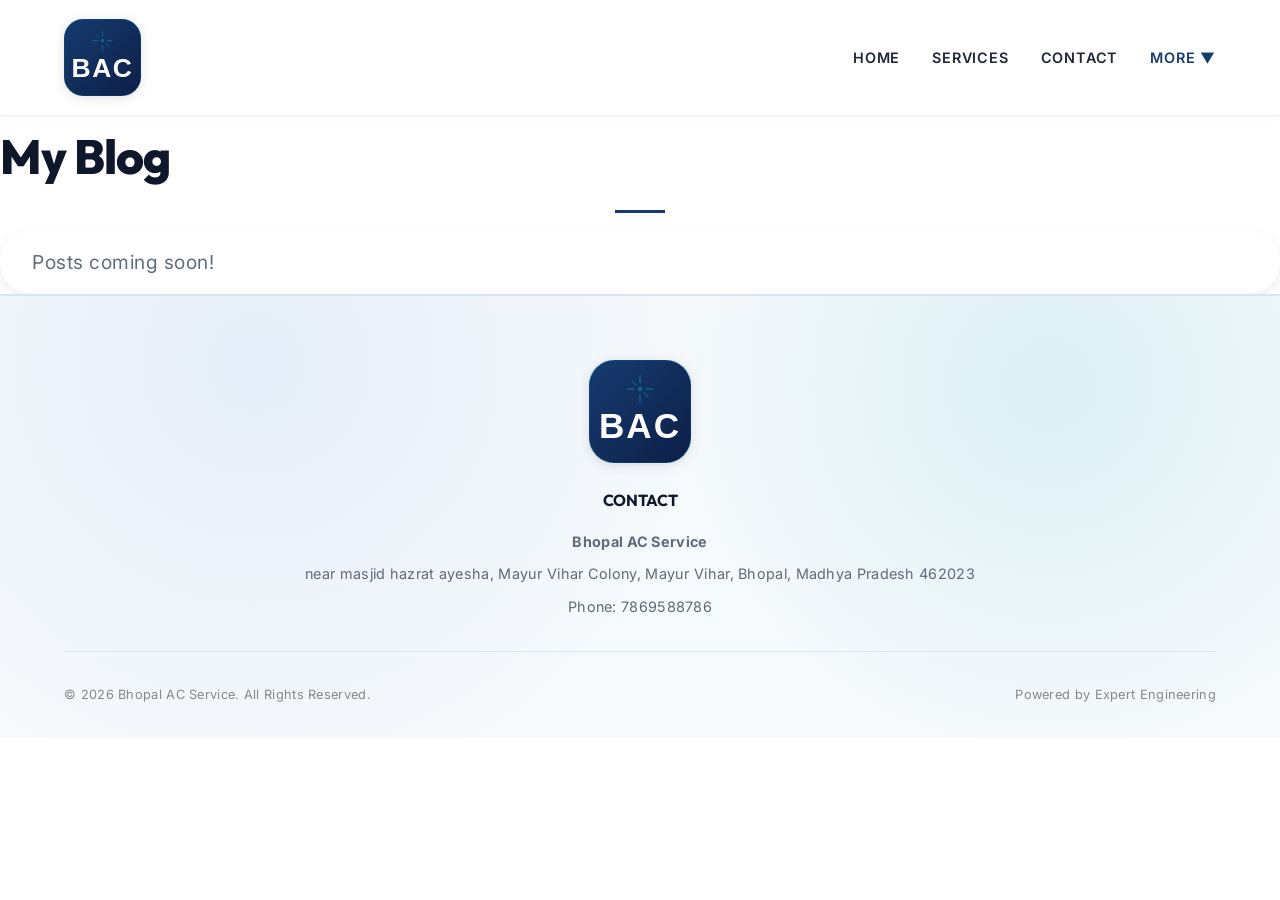
<file: blog.html>
<!DOCTYPE html>
<html lang="en">
<head>
    <meta charset="UTF-8">
    <meta name="viewport" content="width=device-width, initial-scale=1.0">
    <title>My Blog | Bhopal AC Service</title>
    <meta name="description" content="AC service tips and industry insights from Bhopal AC Service.">
    <!-- Open Graph Meta Tags -->
    <meta property="og:type" content="website">
    <meta property="og:title" content="Blog | Bhopal AC Service">
    <meta property="og:description" content="AC service tips and expert insights">
    <meta property="og:url" content="https://bhopalacservice.com/blog.html">
    <meta property="og:image" content="https://bhopalacservice.com/images/logo.svg">
    <meta property="og:image:alt" content="Bhopal AC Service Logo">
    
    <link rel="preconnect" href="https://fonts.googleapis.com">
    <link rel="preconnect" href="https://fonts.gstatic.com" crossorigin>
    <link href="https://fonts.googleapis.com/css2?family=Inter:wght@400;500;600;700&family=Outfit:wght@400;600;700;800&display=swap" rel="stylesheet">
    <link rel="icon" type="image/svg+xml" href="images/logo.svg">
    
    <link rel="stylesheet" href="style.css">
    
    <!-- Schema.org Organization Data -->
    <script type="application/ld+json">
    {
      "@context": "https://schema.org",
      "@type": "Organization",
      "name": "Bhopal AC Service",
      "url": "https://bhopalacservice.com/",
      "logo": "https://bhopalacservice.com/images/logo.svg"
    }
    </script>
</head>
<body>

    <!-- Navigation -->
    <nav class="navbar">
        <div class="logo-container">
            <a href="index.html" class="logo" aria-label="Bhopal AC Service Home">
                <img src="images/logo.svg" alt="Bhopal AC Service logo" class="logo-image" loading="eager" decoding="async">
            </a>
        </div>
        
        <div class="mobile-toggle">☰</div>
        
        <ul class="nav-links">
            <li><a href="index.html">Home</a></li>
            <li><a href="services.html">Services</a></li>
            <li><a href="contact.html">Contact</a></li>
            <li>
                <a href="#" class="dropdown-toggle" style="color: var(--primary)">More ▼</a>
                <div class="dropdown-content">
                    <a href="blog.html" style="color: var(--primary)">Blog</a>
                    <a href="products.html">Products</a>
                </div>
            </li>
        </ul>
    </nav>

    <!-- Minimal Page Content -->
    <section class="minimal-page">
        <h1 class="minimal-title">My Blog</h1>
        <div class="minimal-subtitle">Posts coming soon!</div>
    </section>

    <!-- Footer -->
    <footer class="footer">
        <div class="footer-content">
            <div class="logo-container">
                <div class="logo">
                    <img src="images/logo.svg" alt="Bhopal AC Service logo" class="logo-image" loading="lazy" decoding="async">
                </div>
            </div>
            <div class="footer-info">
                <h4 style="margin-bottom: 1rem; color: var(--secondary);">CONTACT</h4>
                <p><strong>Bhopal AC Service</strong></p>
                <p>near masjid hazrat ayesha, Mayur Vihar Colony, Mayur Vihar, Bhopal, Madhya Pradesh 462023</p>
                <p>Phone: <a href="tel:7869588786">7869588786</a></p>
            </div>
        </div>
        <div class="footer-bottom">
            <p>&copy; 2026 Bhopal AC Service. All Rights Reserved.</p>
            <p>Powered by Expert Engineering</p>
        </div>
    </footer>

    <script src="script.js" defer></script>
</body>
</html>
</file>
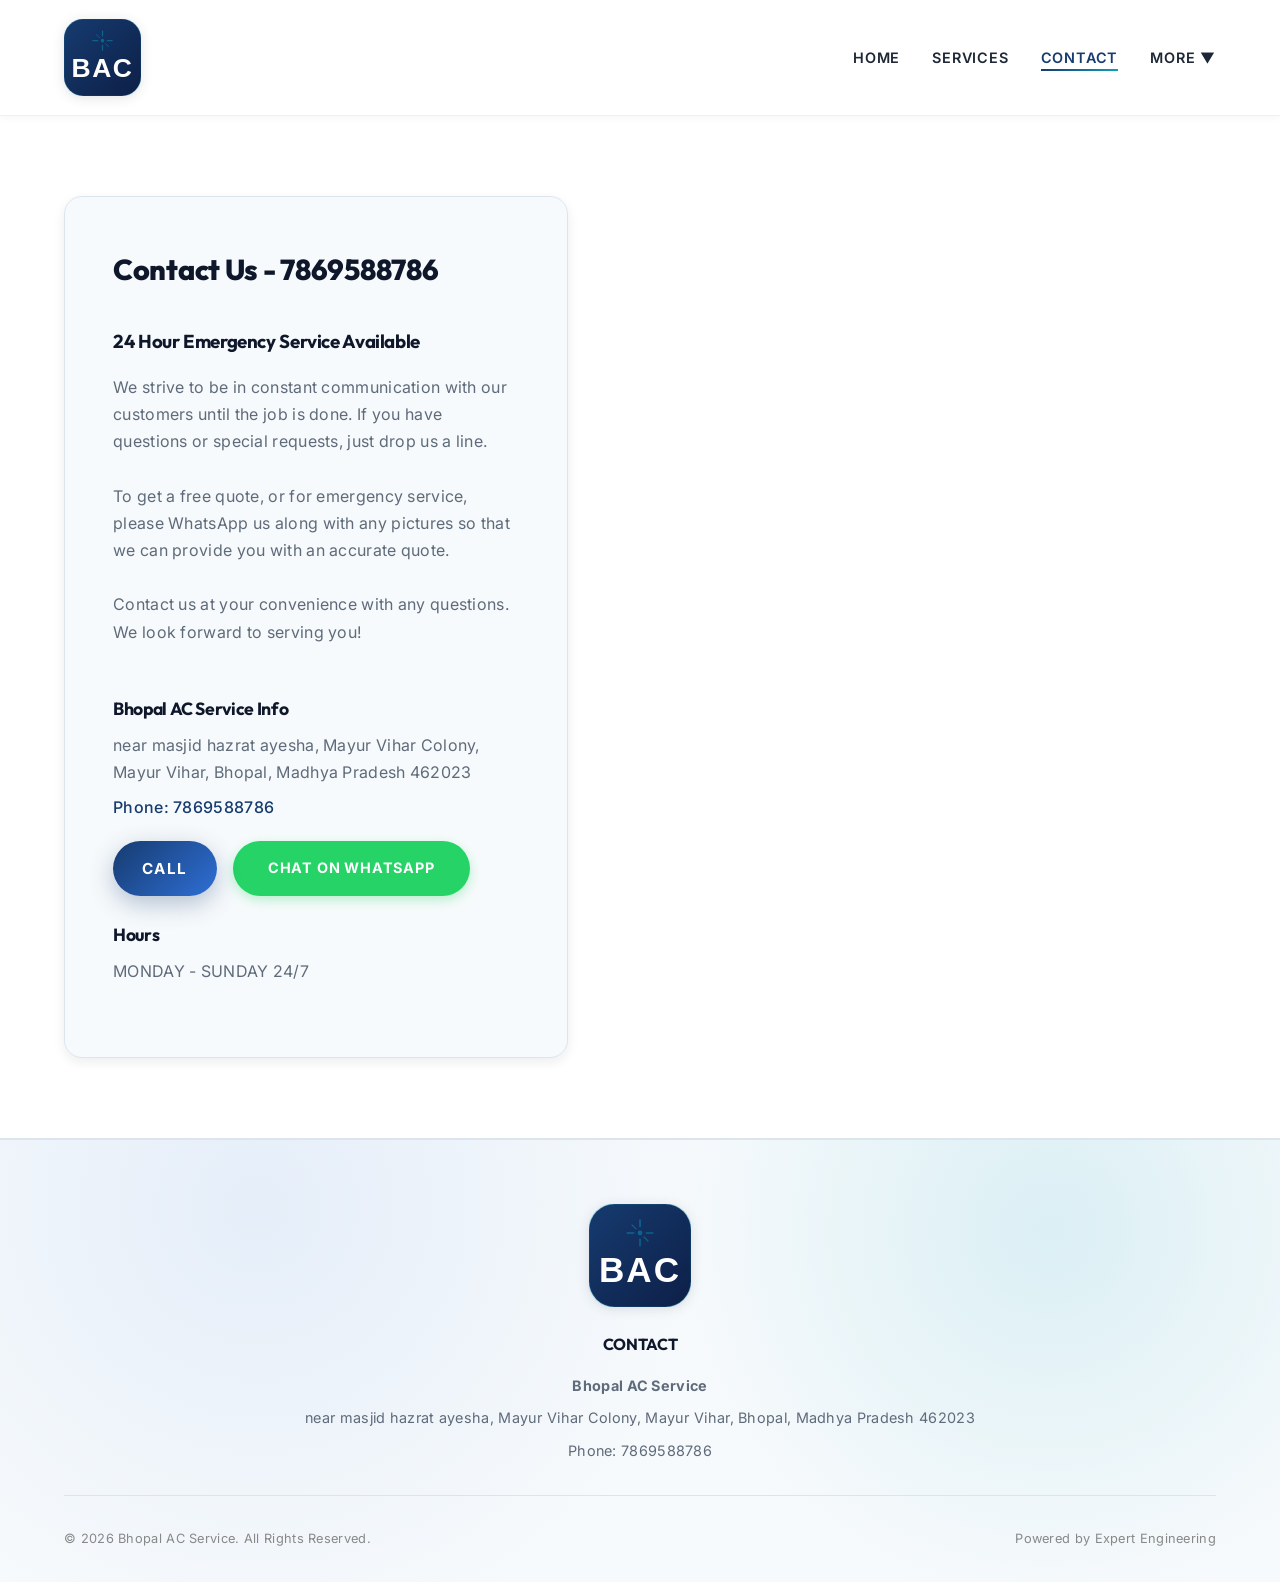
<file: contact.html>
<!DOCTYPE html>
<html lang="en">
<head>
    <meta charset="UTF-8">
    <meta name="viewport" content="width=device-width, initial-scale=1.0">
    <title>Contact Us | Bhopal AC Service</title>
    <meta name="description" content="Contact Bhopal AC Service for 24-hour emergency AC service in Bhopal. WhatsApp or call us anytime.">
    <!-- Open Graph Meta Tags for Search & Social Sharing -->
    <meta property="og:type" content="website">
    <meta property="og:title" content="Contact Us | Bhopal AC Service">
    <meta property="og:description" content="24-hour emergency AC service. Call or WhatsApp us for immediate assistance in Bhopal.">
    <meta property="og:url" content="https://bhopalacservice.com/contact.html">
    <meta property="og:image" content="https://bhopalacservice.com/images/logo.svg">
    <meta property="og:image:alt" content="Bhopal AC Service Logo">
    <meta name="twitter:card" content="summary_large_image">
    <meta name="twitter:title" content="Contact Bhopal AC Service">
    <meta name="twitter:description" content="Emergency AC repair and service contact">
    <meta name="twitter:image" content="https://bhopalacservice.com/images/logo.svg">
    <!-- Google Fonts -->
    <link rel="preconnect" href="https://fonts.gstatic.com" crossorigin>
    <link href="https://fonts.googleapis.com/css2?family=Inter:wght@400;500;600;700&family=Outfit:wght@400;600;700;800&display=swap" rel="stylesheet">
    <link rel="icon" type="image/svg+xml" href="images/logo.svg">
    
    <link rel="stylesheet" href="style.css">
    
    <!-- Schema.org LocalBusiness Structured Data -->
    <script type="application/ld+json">
    {
      "@context": "https://schema.org",
      "@type": "LocalBusiness",
      "name": "Bhopal AC Service",
      "url": "https://bhopalacservice.com/",
      "logo": "https://bhopalacservice.com/images/logo.svg",
      "telephone": "+917869588786",
      "address": {
        "@type": "PostalAddress",
        "streetAddress": "near masjid hazrat ayesha, Mayur Vihar Colony, Mayur Vihar",
        "addressLocality": "Bhopal",
        "addressRegion": "Madhya Pradesh",
        "postalCode": "462023",
        "addressCountry": "IN"
      },
      "areaServed": "Bhopal",
      "openingHoursSpecification": {
        "@type": "OpeningHoursSpecification",
        "dayOfWeek": ["Monday", "Tuesday", "Wednesday", "Thursday", "Friday", "Saturday", "Sunday"],
        "opens": "00:00",
        "closes": "23:59"
      }
    }
    </script>
</head>
<body>

    <!-- Navigation -->
    <nav class="navbar">
        <div class="logo-container">
            <a href="index.html" class="logo" aria-label="Bhopal AC Service Home">
                <img src="images/logo.svg" alt="Bhopal AC Service logo" class="logo-image" loading="eager" decoding="async">
            </a>
        </div>
        
        <div class="mobile-toggle">☰</div>
        
        <ul class="nav-links">
            <li><a href="index.html">Home</a></li>
            <li><a href="services.html">Services</a></li>
            <li><a href="contact.html" class="active">Contact</a></li>
            <li>
                <a href="#" class="dropdown-toggle">More ▼</a>
                <div class="dropdown-content">
                    <a href="blog.html">Blog</a>
                    <a href="products.html">Products</a>
                </div>
            </li>
        </ul>
    </nav>

    <!-- Contact Section -->
    <section class="section">
        <div class="contact-layout">
            <div class="contact-info">
                <h1 class="contact-title">Contact Us - <a href="tel:7869588786">7869588786</a></h1>
                
                <h3 style="margin-top: 2rem; color: var(--secondary); margin-bottom: 1rem;">24 Hour Emergency Service Available</h3>
                <p style="color: var(--text-muted); margin-bottom: 2rem;">
                    We strive to be in constant communication with our customers until the job is done. If you have questions or special requests, just drop us a line.<br><br>
                    To get a free quote, or for emergency service, please WhatsApp us along with any pictures so that we can provide you with an accurate quote.<br><br>
                    Contact us at your convenience with any questions. We look forward to serving you!
                </p>

                <div class="contact-detail" style="margin-top: 3rem;">
                    <h4>Bhopal AC Service Info</h4>
                    <p>near masjid hazrat ayesha, Mayur Vihar Colony, Mayur Vihar, Bhopal, Madhya Pradesh 462023</p>
                    <p style="margin-top: 0.5rem; font-weight: 500; color: var(--primary);">Phone: <a href="tel:7869588786">7869588786</a></p>

                    <div style="display:flex; gap:1rem; margin-top:1.25rem; align-items:center; flex-wrap:wrap;">
                        <a href="tel:7869588786" class="btn btn-primary" aria-label="Call Bhopal AC Service">Call</a>
                        <a href="https://api.whatsapp.com/send?phone=917869588786&text=hey%20i%20want%20to%20fix%20my%20ac&type=phone_number&app_absent=0" class="btn-whatsapp" target="_blank" rel="noopener noreferrer" aria-label="Chat on WhatsApp">Chat on WhatsApp</a>
                    </div>
                </div>

                <div class="contact-detail">
                    <h4>Hours</h4>
                    <p>MONDAY - SUNDAY 24/7</p>
                </div>
            </div>
            <iframe src="https://www.google.com/maps/embed?pb=!1m18!1m12!1m3!1d942.2362357721526!2d77.42738370611029!3d23.262814900755806!2m3!1f0!2f0!3f0!3m2!1i1024!2i768!4f13.1!3m3!1m2!1s0x397c43851b75da0f%3A0x8ae438b4ab60d036!2sBhopal%20AC%20Service!5e1!3m2!1sen!2sin!4v1777832464140!5m2!1sen!2sin" width="600" height="450" style="border:0;" allowfullscreen="" loading="lazy" referrerpolicy="no-referrer-when-downgrade"></iframe>
        </div>
    </section>

    <!-- Footer -->
    <footer class="footer">
        <div class="footer-content">
            <div class="logo-container">
                <div class="logo">
                    <img src="images/logo.svg" alt="Bhopal AC Service logo" class="logo-image" loading="lazy" decoding="async">
                </div>
            </div>
            <div class="footer-info">
                <h4 style="margin-bottom: 1rem; color: var(--secondary);">CONTACT</h4>
                <p><strong>Bhopal AC Service</strong></p>
                    <p>near masjid hazrat ayesha, Mayur Vihar Colony, Mayur Vihar, Bhopal, Madhya Pradesh 462023</p>
                    <p>Phone: <a href="tel:7869588786">7869588786</a></p>
            </div>
        </div>
        <div class="footer-bottom">
            <p>&copy; 2026 Bhopal AC Service. All Rights Reserved.</p>
            <p>Powered by Expert Engineering</p>
        </div>
    </footer>

    <script src="script.js" defer></script>
</body>
</html>
</file>
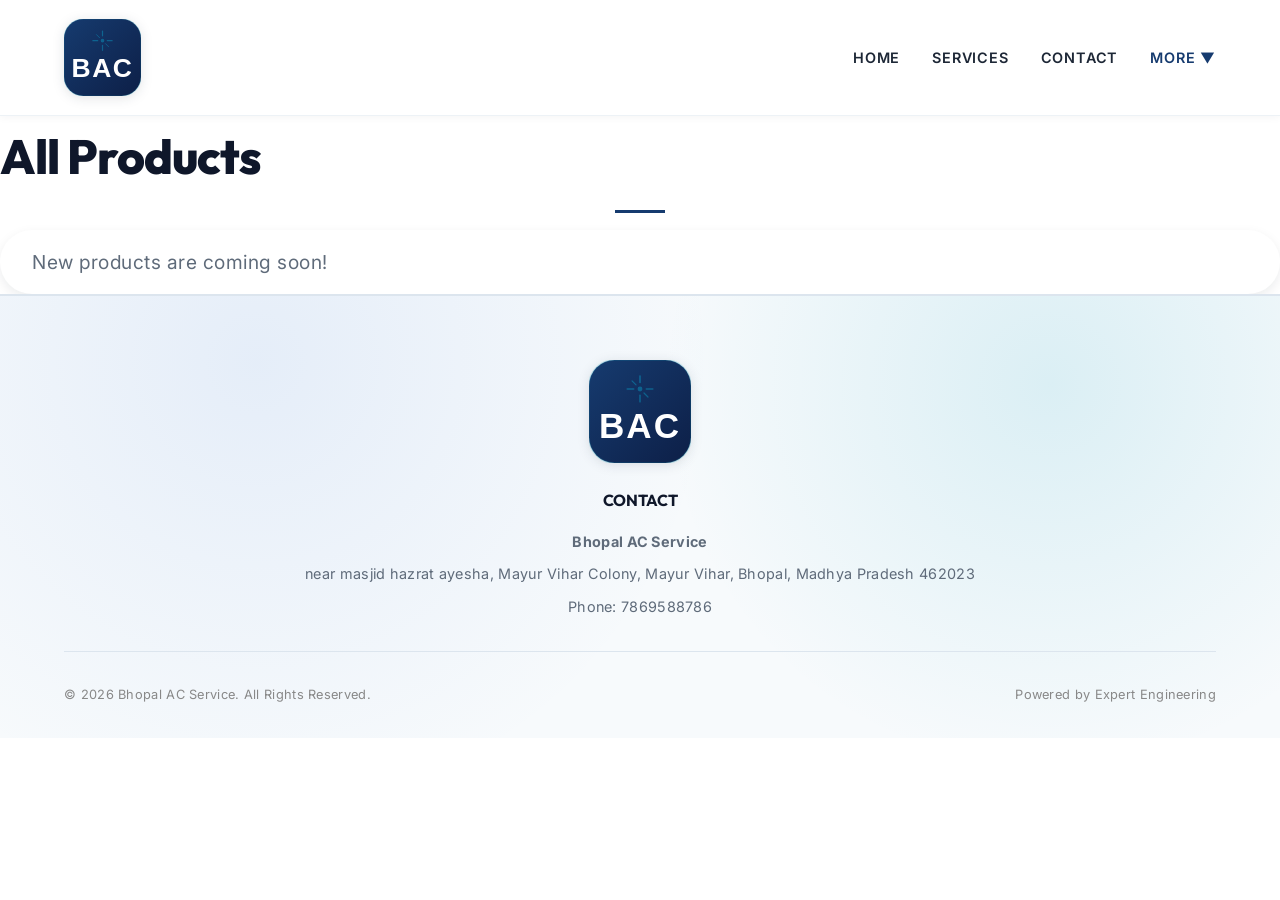
<file: products.html>
<!DOCTYPE html>
<html lang="en">
<head>
    <meta charset="UTF-8">
    <meta name="viewport" content="width=device-width, initial-scale=1.0">
    <title>All Products | Bhopal AC Service</title>
    <meta name="description" content="AC products and supplies from Bhopal AC Service. Coming soon.">
    <!-- Open Graph Meta Tags -->
    <meta property="og:type" content="website">
    <meta property="og:title" content="Products | Bhopal AC Service">
    <meta property="og:description" content="Quality AC products and supplies">
    <meta property="og:url" content="https://bhopalacservice.com/products.html">
    <meta property="og:image" content="https://bhopalacservice.com/images/logo.svg">
    <meta property="og:image:alt" content="Bhopal AC Service Logo">
    
    <link rel="preconnect" href="https://fonts.googleapis.com">
    <link rel="preconnect" href="https://fonts.gstatic.com" crossorigin>
    <link href="https://fonts.googleapis.com/css2?family=Inter:wght@400;500;600;700&family=Outfit:wght@400;600;700;800&display=swap" rel="stylesheet">
    <link rel="icon" type="image/svg+xml" href="images/logo.svg">
    
    <link rel="stylesheet" href="style.css">
    
    <!-- Schema.org Organization Data -->
    <script type="application/ld+json">
    {
      "@context": "https://schema.org",
      "@type": "Organization",
      "name": "Bhopal AC Service",
      "url": "https://bhopalacservice.com/",
      "logo": "https://bhopalacservice.com/images/logo.svg"
    }
    </script>
</head>
<body>

    <!-- Navigation -->
    <nav class="navbar">
        <div class="logo-container">
            <a href="index.html" class="logo" aria-label="Bhopal AC Service Home">
                <img src="images/logo.svg" alt="Bhopal AC Service logo" class="logo-image" loading="eager" decoding="async">
            </a>
        </div>
        
        <div class="mobile-toggle">☰</div>
        
        <ul class="nav-links">
            <li><a href="index.html">Home</a></li>
            <li><a href="services.html">Services</a></li>
            <li><a href="contact.html">Contact</a></li>
            <li>
                <a href="#" class="dropdown-toggle" style="color: var(--primary)">More ▼</a>
                <div class="dropdown-content">
                    <a href="blog.html">Blog</a>
                    <a href="products.html" style="color: var(--primary)">Products</a>
                </div>
            </li>
        </ul>
    </nav>

    <!-- Minimal Page Content -->
    <section class="minimal-page">
        <h1 class="minimal-title">All Products</h1>
        <div class="minimal-subtitle">New products are coming soon!</div>
    </section>

    <!-- Footer -->
    <footer class="footer">
        <div class="footer-content">
            <div class="logo-container">
                <div class="logo">
                    <img src="images/logo.svg" alt="Bhopal AC Service logo" class="logo-image" loading="lazy" decoding="async">
                </div>
            </div>
            <div class="footer-info">
                <h4 style="margin-bottom: 1rem; color: var(--secondary);">CONTACT</h4>
                <p><strong>Bhopal AC Service</strong></p>
                <p>near masjid hazrat ayesha, Mayur Vihar Colony, Mayur Vihar, Bhopal, Madhya Pradesh 462023</p>
                <p>Phone: <a href="tel:7869588786">7869588786</a></p>
            </div>
        </div>
        <div class="footer-bottom">
            <p>&copy; 2026 Bhopal AC Service. All Rights Reserved.</p>
            <p>Powered by Expert Engineering</p>
        </div>
    </footer>

    <script src="script.js" defer></script>
</body>
</html>
</file>
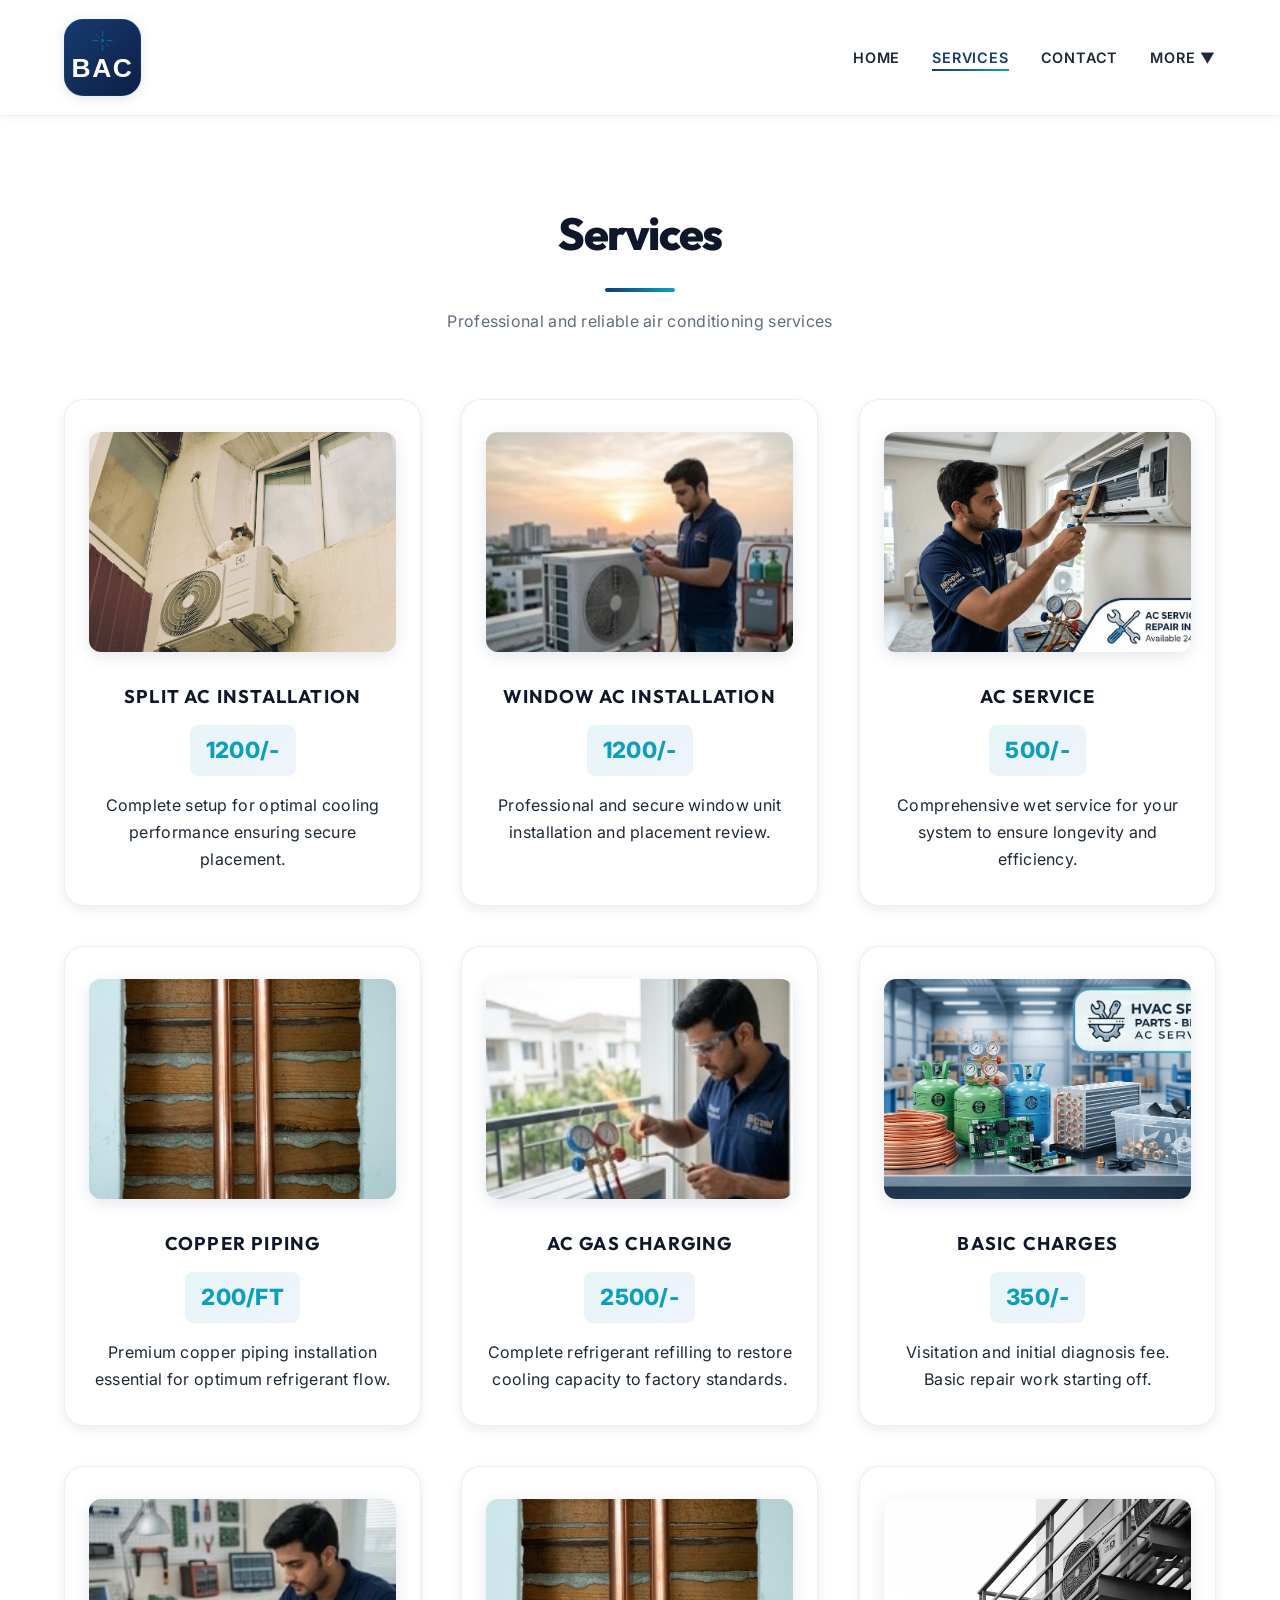
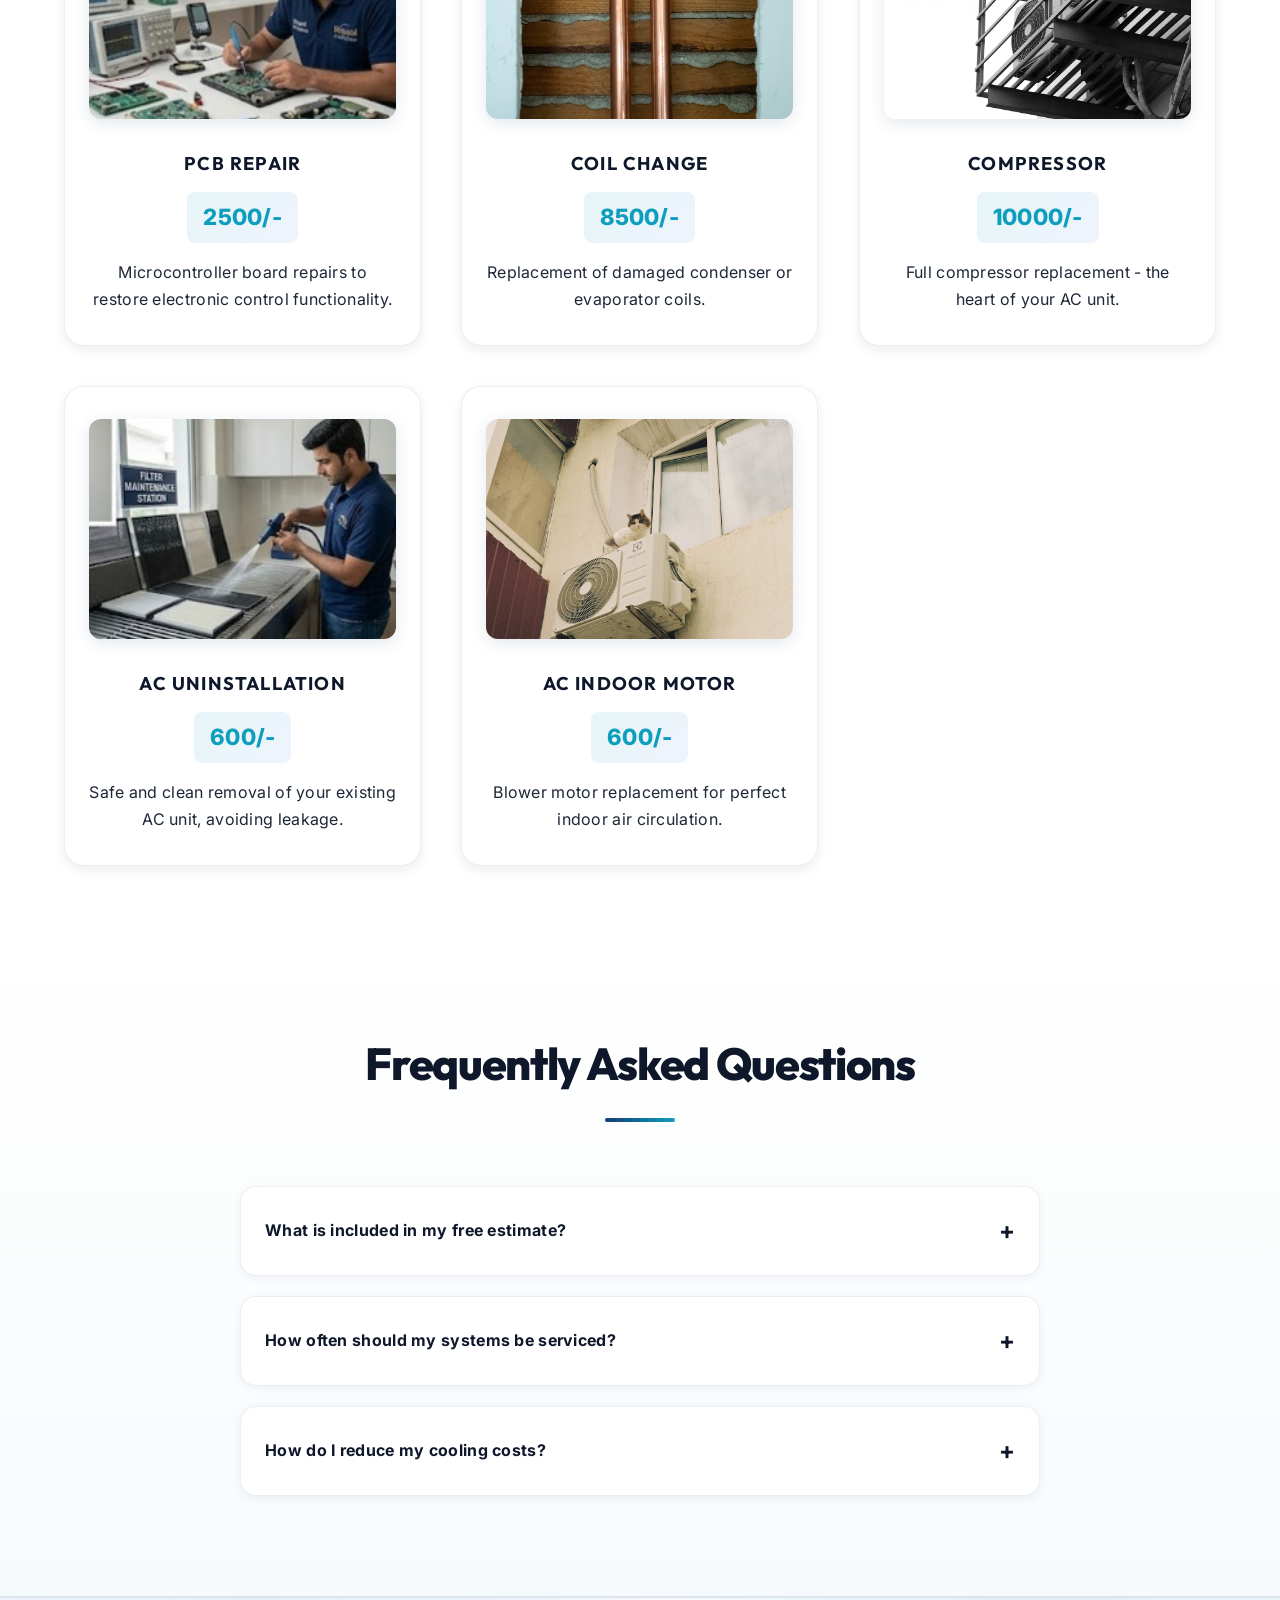
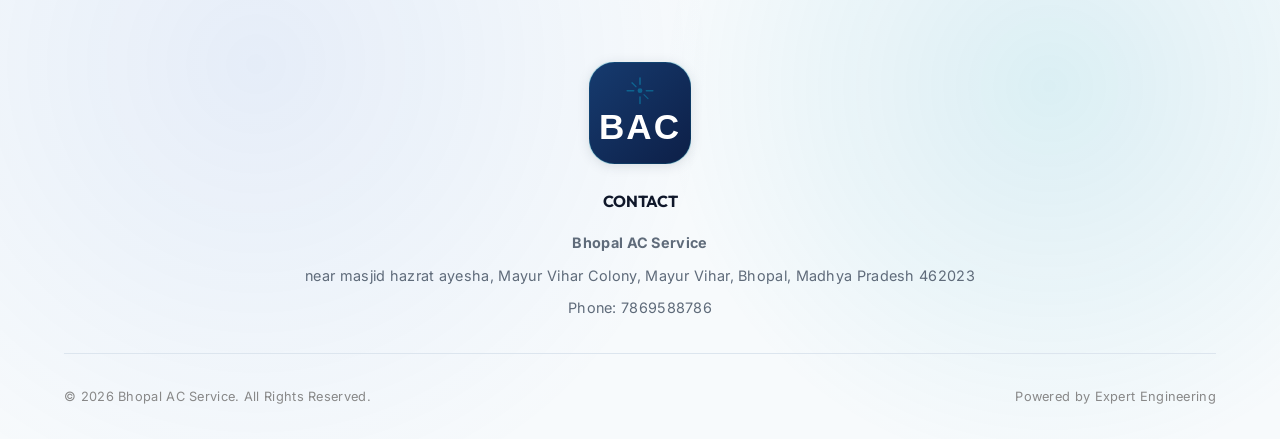
<file: services.html>
<!DOCTYPE html>
<html lang="en">
<head>
    <meta charset="UTF-8">
    <meta name="viewport" content="width=device-width, initial-scale=1.0">
    <title>Services | Bhopal AC Service</title>
    <meta name="description" content="Explore our comprehensive AC services including installation, repair, gas charging, PCB repair, and more. Transparent pricing starting at 350/-.">
    
    <!-- Google Fonts -->
    <link rel="preconnect" href="https://fonts.googleapis.com">
    <link rel="preconnect" href="https://fonts.gstatic.com" crossorigin>
    <link href="https://fonts.googleapis.com/css2?family=Inter:wght@400;500;600;700&family=Outfit:wght@400;600;700;800&display=swap" rel="stylesheet">
    <link rel="icon" type="image/svg+xml" href="images/logo.svg">
    
    <link rel="stylesheet" href="style.css">
    
    <!-- Schema.org Service Structured Data -->
    <script type="application/ld+json">
    {
      "@context": "https://schema.org",
      "@type": "LocalBusiness",
      "name": "Bhopal AC Service",
      "url": "https://bhopalacservice.com/",
      "logo": "https://bhopalacservice.com/images/logo.svg",
      "telephone": "+917869588786",
      "address": {
        "@type": "PostalAddress",
        "streetAddress": "near masjid hazrat ayesha, Mayur Vihar Colony, Mayur Vihar",
        "addressLocality": "Bhopal",
        "addressRegion": "Madhya Pradesh",
        "postalCode": "462023",
        "addressCountry": "IN"
      },
      "areaServed": "Bhopal"
    }
    </script>
</head>
<body>

    <!-- Navigation -->
    <nav class="navbar">
        <div class="logo-container">
            <a href="index.html" class="logo" aria-label="Bhopal AC Service Home">
                <img src="images/logo.svg" alt="Bhopal AC Service logo" class="logo-image" loading="eager" decoding="async">
            </a>
        </div>
        
        <div class="mobile-toggle">☰</div>
        
        <ul class="nav-links">
            <li><a href="index.html">Home</a></li>
            <li><a href="services.html" class="active">Services</a></li>
            <li><a href="contact.html">Contact</a></li>
            <li>
                <a href="#" class="dropdown-toggle">More ▼</a>
                <div class="dropdown-content">
                    <a href="blog.html">Blog</a>
                    <a href="products.html">Products</a>
                </div>
            </li>
        </ul>
    </nav>

    <!-- Page Header -->
    <section class="section">
        <div class="section-header">
            <h1 class="section-title">Services</h1>
            <p style="margin-top: 1rem; color: var(--text-muted);">Professional and reliable air conditioning services</p>
        </div>

        <!-- Services Grid -->
        <div class="services-grid">
            
            <div class="service-item">
                <div class="service-img-wrap">
                    <img src="images/spilitAc.png" alt="Split AC Installation" loading="lazy">
                </div>
                <h3 class="service-title">SPLIT AC INSTALLATION</h3>
                <span class="service-price">1200/-</span>
                <p class="service-desc">Complete setup for optimal cooling performance ensuring secure placement.</p>
            </div>

            <div class="service-item">
                <div class="service-img-wrap">
                    <img src="images/windowAC.png" alt="Window AC Installation" loading="lazy">
                </div>
                <h3 class="service-title">WINDOW AC INSTALLATION</h3>
                <span class="service-price">1200/-</span>
                <p class="service-desc">Professional and secure window unit installation and placement review.</p>
            </div>

            <div class="service-item">
                <div class="service-img-wrap">
                    <img src="images/repairPhoto.png" alt="AC Service" loading="lazy">
                </div>
                <h3 class="service-title">AC SERVICE</h3>
                <span class="service-price">500/-</span>
                <p class="service-desc">Comprehensive wet service for your system to ensure longevity and efficiency.</p>
            </div>

            <div class="service-item">
                <div class="service-img-wrap">
                    <img src="images/copperPiping.png" alt="Copper Piping" loading="lazy">
                </div>
                <h3 class="service-title">COPPER PIPING</h3>
                <span class="service-price">200/FT</span>
                <p class="service-desc">Premium copper piping installation essential for optimum refrigerant flow.</p>
            </div>

            <div class="service-item">
                <div class="service-img-wrap">
                    <img src="images/gasFilling.png" alt="AC Gas Charging" loading="lazy">
                </div>
                <h3 class="service-title">AC GAS CHARGING</h3>
                <span class="service-price">2500/-</span>
                <p class="service-desc">Complete refrigerant refilling to restore cooling capacity to factory standards.</p>
            </div>

            <div class="service-item">
                <div class="service-img-wrap">
                    <img src="images/hvacParts.png" alt="Basic Charges" loading="lazy">
                </div>
                <h3 class="service-title">BASIC CHARGES</h3>
                <span class="service-price">350/-</span>
                <p class="service-desc">Visitation and initial diagnosis fee. Basic repair work starting off.</p>
            </div>

            <div class="service-item">
                <div class="service-img-wrap">
                    <img src="images/pcb.png" alt="PCB Repair" loading="lazy">
                </div>
                <h3 class="service-title">PCB REPAIR</h3>
                <span class="service-price">2500/-</span>
                <p class="service-desc">Microcontroller board repairs to restore electronic control functionality.</p>
            </div>

            <div class="service-item">
                <div class="service-img-wrap">
                    <img src="images/copperPiping.png" alt="Coil Change" loading="lazy">
                </div>
                <h3 class="service-title">COIL CHANGE</h3>
                <span class="service-price">8500/-</span>
                <p class="service-desc">Replacement of damaged condenser or evaporator coils.</p>
            </div>

            <div class="service-item">
                <div class="service-img-wrap">
                    <img src="images/acShow.png" alt="Compressor" loading="lazy">
                </div>
                <h3 class="service-title">COMPRESSOR</h3>
                <span class="service-price">10000/-</span>
                <p class="service-desc">Full compressor replacement - the heart of your AC unit.</p>
            </div>

            <div class="service-item">
                <div class="service-img-wrap">
                    <img src="images/acCleaning.png" alt="AC Uninstallation" loading="lazy">
                </div>
                <h3 class="service-title">AC UNINSTALLATION</h3>
                <span class="service-price">600/-</span>
                <p class="service-desc">Safe and clean removal of your existing AC unit, avoiding leakage.</p>
            </div>

            <div class="service-item">
                <div class="service-img-wrap">
                    <img src="images/spilitAc.png" alt="AC Indoor Motor" loading="lazy">
                </div>
                <h3 class="service-title">AC INDOOR MOTOR</h3>
                <span class="service-price">600/-</span>
                <p class="service-desc">Blower motor replacement for perfect indoor air circulation.</p>
            </div>
            
        </div>
    </section>

    <!-- FAQ Section -->
    <section class="section faq-section">
        <div class="section-header">
            <h2 class="section-title">Frequently Asked Questions</h2>
        </div>
        <div class="faq-container">
            <div class="faq-item">
                <div class="faq-question">
                    What is included in my free estimate?
                    <span class="faq-icon">+</span>
                </div>
                <div class="faq-answer">
                    <p>Our completely free estimate includes a visit from our certified technician to audit your AC system, identify any issues or requirements, and provide you with a transparent quote outlining parts and labor needed with no hidden costs.</p>
                </div>
            </div>
            
            <div class="faq-item">
                <div class="faq-question">
                    How often should my systems be serviced?
                    <span class="faq-icon">+</span>
                </div>
                <div class="faq-answer">
                    <p>We recommend servicing your air conditioning system at least once a year. Regular maintenance ensures optimal performance, extends the lifespan of the equipment, and helps maintain high energy efficiency, particularly before the peak summer season.</p>
                </div>
            </div>
            
            <div class="faq-item">
                <div class="faq-question">
                    How do I reduce my cooling costs?
                    <span class="faq-icon">+</span>
                </div>
                <div class="faq-answer">
                    <p>Regular wet servicing, ensuring clean indoor and outdoor unit filters, checking refrigerant levels, and using programmable settings effectively can significantly lower your cooling costs over the season.</p>
                </div>
            </div>
        </div>
    </section>

    <!-- Footer -->
    <footer class="footer">
        <div class="footer-content">
            <div class="logo-container">
                <div class="logo">
                    <img src="images/logo.svg" alt="Bhopal AC Service logo" class="logo-image" loading="lazy" decoding="async">
                </div>
            </div>
            <div class="footer-info">
                <h4 style="margin-bottom: 1rem; color: var(--secondary);">CONTACT</h4>
                <p><strong>Bhopal AC Service</strong></p>
                <p>near masjid hazrat ayesha, Mayur Vihar Colony, Mayur Vihar, Bhopal, Madhya Pradesh 462023</p>
                <p>Phone: <a href="tel:7869588786">7869588786</a></p>
            </div>
        </div>
        <div class="footer-bottom">
            <p>&copy; 2026 Bhopal AC Service. All Rights Reserved.</p>
            <p>Powered by Expert Engineering</p>
        </div>
    </footer>

    <script src="script.js" defer></script>
    <script>
        // Specific script for FAQ toggles
        document.querySelectorAll('.faq-question').forEach(item => {
            item.addEventListener('click', () => {
                const parent = item.parentElement;
                
                // Optional: close other open items
                document.querySelectorAll('.faq-item').forEach(child => {
                    if(child !== parent) {
                        child.classList.remove('active');
                        child.querySelector('.faq-icon').textContent = '+';
                    }
                });
                
                parent.classList.toggle('active');
                if (parent.classList.contains('active')) {
                    item.querySelector('.faq-icon').textContent = '-';
                } else {
                    item.querySelector('.faq-icon').textContent = '+';
                }
            });
        });
    </script>
</body>
</html>
</file>
<file: style.css>
:root {
  --primary: #163b6f;
  --primary-hover: #0f2f5c;
  --primary-light: #2f6fd6;
  --accent: #0e9ebd;
  --accent-hover: #0a7f99;
  --secondary: #0f172a;
  --bg-color: #FFFFFF;
  --bg-alt: #f7fafc;
  --bg-light: #eef4f8;
  --text-main: #1d2736;
  --text-muted: #5f6b7a;
  --border-color: #dce5ee;
  --success: #10B981;
  --warning: #F59E0B;
  --font-heading: 'Outfit', sans-serif;
  --font-body: 'Inter', sans-serif;
  --shadow-sm: 0 4px 12px rgba(15, 23, 42, 0.08);
  --shadow-md: 0 12px 32px rgba(15, 23, 42, 0.12);
  --shadow-lg: 0 20px 48px rgba(15, 23, 42, 0.16);
  --shadow-xl: 0 28px 64px rgba(15, 23, 42, 0.18);
  --surface-glass: rgba(255, 255, 255, 0.14);
  --scroll-progress: 0%;
  --transition: all 0.3s ease;
  --transition-smooth: all 0.5s cubic-bezier(0.25, 0.46, 0.45, 0.94);
}

* {
  margin: 0;
  padding: 0;
  box-sizing: border-box;
}

/* Reduce repaints and reflows */
html {
  scroll-behavior: smooth;
}

body {
  font-family: var(--font-body);
  color: var(--text-main);
  background-color: var(--bg-color);
  line-height: 1.7;
  letter-spacing: 0.3px;
  text-rendering: optimizeLegibility;
  -webkit-font-smoothing: antialiased;
  overflow-x: hidden;
  opacity: 0;
  transform: translateY(6px);
  transition: opacity 0.4s ease, transform 0.4s ease;
}

body.page-ready {
  opacity: 1;
  transform: translateY(0);
}

body.page-exit {
  opacity: 0;
  transform: translateY(8px);
}

body::before {
  content: '';
  position: fixed;
  top: 0;
  left: 0;
  width: var(--scroll-progress);
  height: 3px;
  background: linear-gradient(90deg, var(--accent), var(--primary-light), var(--primary));
  z-index: 1200;
  transition: width 0.08s linear;
}

h1, h2, h3, h4, h5, h6, .logo-text {
  font-family: var(--font-heading);
  color: var(--secondary);
  letter-spacing: -0.02em;
  font-weight: 700;
}

a {
  text-decoration: none;
  color: inherit;
  transition: var(--transition);
}

ul {
  list-style: none;
}

/* Optimize image rendering */
img {
  max-width: 100%;
  height: auto;
  display: block;
  image-rendering: -webkit-optimize-contrast;
}

/* Navbar */
.navbar {
  position: sticky;
  top: 0;
  display: flex;
  justify-content: space-between;
  align-items: center;
  padding: 1.2rem 5%;
  background: rgba(255, 255, 255, 0.95);
  backdrop-filter: blur(16px);
  z-index: 1000;
  box-shadow: 0 2px 8px rgba(15, 23, 42, 0.04);
  transition: var(--transition-smooth);
  border-bottom: 1px solid rgba(220, 229, 238, 0.5);
}

.navbar.scrolled {
  box-shadow: var(--shadow-md);
  padding-top: 0.78rem;
  padding-bottom: 0.78rem;
}

.navbar:hover {
  box-shadow: var(--shadow-md);
}

.logo-container {
  display: flex;
  align-items: center;
}

.logo {
  display: inline-flex;
  justify-content: center;
  align-items: center;
  transition: var(--transition-smooth);
  line-height: 0;
}

.logo:hover {
  transform: translateY(-2px);
}

.logo-image {
  width: clamp(70px, 6vw, 95px);
  height: auto;
  display: block;
  filter: drop-shadow(0 2px 6px rgba(15, 23, 42, 0.12));
}

.footer .logo-image {
  width: clamp(80px, 8vw, 110px);
}

.nav-links {
  display: flex;
  gap: 2rem;
  align-items: center;
}

.nav-links li {
  position: relative;
}

.nav-links a {
  font-size: 0.9rem;
  font-weight: 600;
  text-transform: uppercase;
  letter-spacing: 0.8px;
  position: relative;
  transition: var(--transition-smooth);
}

.nav-links a::after {
  content: '';
  position: absolute;
  bottom: -5px;
  left: 0;
  width: 0;
  height: 2px;
  background: linear-gradient(90deg, var(--primary), var(--accent));
  transition: width 0.32s ease;
}

.nav-links a:hover::after,
.nav-links a.active::after {
  width: 100%;
}

.nav-links a:hover,
.nav-links a.active {
  color: var(--primary);
}

/* Dropdown */
.dropdown-content {
  display: none;
  position: absolute;
  top: 100%;
  left: 50%;
  transform: translateX(-50%);
  background: rgba(255, 255, 255, 0.98);
  min-width: 150px;
  box-shadow: var(--shadow-md);
  border-radius: 8px;
  padding: 0.5rem 0;
  z-index: 10;
  opacity: 0;
  transform: translateY(10px) translateX(-50%);
  transition: opacity 0.3s ease, transform 0.3s ease;
}

.dropdown-content.show {
  display: block;
  opacity: 1;
  transform: translateY(0) translateX(-50%);
}

.dropdown-content a {
  display: block;
  padding: 0.7rem 1.2rem;
  text-transform: capitalize;
  font-size: 0.9rem;
  font-weight: 400;
}

.dropdown-content a:hover {
  background-color: var(--bg-alt);
  color: var(--primary);
}

/* Mobile Nav Toggle */
.mobile-toggle {
  display: none;
  font-size: 1.5rem;
  cursor: pointer;
  color: var(--secondary);
}

/* Hero Section */
.hero {
  position: relative;
  height: 85vh;
  min-height: 600px;
  /* Background image moved to an <img> for better LCP prioritization */
  display: flex;
  flex-direction: column;
  justify-content: center;
  align-items: center;
  text-align: center;
  color: rgba(255, 255, 255, 0.95);
  overflow: hidden;
}

.hero-bg {
  position: absolute;
  inset: 0;
  width: 100%;
  height: 100%;
  object-fit: cover;
  object-position: center;
  z-index: 0;
  transform-origin: center;
  filter: contrast(0.95) saturate(0.95) brightness(0.95);
  transform: scale(1.03);
  animation: kenBurns 18s ease-in-out infinite alternate;
}

.hero::before {
  content: '';
  position: absolute;
  top: 0;
  left: 0;
  right: 0;
  bottom: 0;
  background:
    radial-gradient(circle at top, rgba(14, 158, 189, 0.25), transparent 34%),
    linear-gradient(to bottom, rgba(7, 14, 25, 0.18) 0%, rgba(7, 14, 25, 0.5) 100%);
  animation: gradientFloat 9s ease-in-out infinite;
}

.hero::after {
  content: '';
  position: absolute;
  inset: auto 0 0;
  height: 180px;
  background: linear-gradient(to top, rgba(255, 255, 255, 0.09), transparent);
}

.hero-content {
  position: relative;
  z-index: 1;
  max-width: 800px;
  padding: 0 2rem;
  animation: fadeInUp 0.75s ease-out;
}

.hero-content > * {
  animation-fill-mode: both;
}

.hero-content .btn-primary {
  animation: fadeInUp 0.7s ease-out 0.25s;
}

.hero-highlights {
  margin-top: 1.4rem;
  display: flex;
  justify-content: center;
  gap: 0.7rem;
  flex-wrap: wrap;
}

.hero-highlights span {
  font-size: 0.76rem;
  letter-spacing: 0.8px;
  text-transform: uppercase;
  font-weight: 600;
  color: rgba(255, 255, 255, 0.92);
  border: 1px solid rgba(255, 255, 255, 0.36);
  background: var(--surface-glass);
  backdrop-filter: blur(4px);
  padding: 0.42rem 0.75rem;
  border-radius: 999px;
  animation: fadeInUp 0.6s ease-out;
}

.hero-highlights span:nth-child(2) {
  animation-delay: 0.08s;
}

.hero-highlights span:nth-child(3) {
  animation-delay: 0.16s;
}

.hero-tagline {
  font-family: var(--font-heading);
  font-size: 1.2rem;
  font-weight: 600;
  letter-spacing: 3px;
  margin-bottom: 1rem;
  text-transform: uppercase;
  color: rgba(255,255,255,0.9);
  animation: fadeInDown 0.65s ease-out 0.12s both;
}

.hero-title {
  font-size: clamp(3rem, 7vw, 4.8rem);
  font-weight: 800;
  line-height: 1.1;
  margin-bottom: 2rem;
  text-shadow: 2px 4px 8px rgba(0,0,0,0.3);
  color: white;
  animation: slideInUp 0.75s ease-out 0.18s both;
  letter-spacing: -0.02em;
}

.hero-content p {
  max-width: 42rem;
  margin-left: auto;
  margin-right: auto;
  color: rgba(255, 255, 255, 0.88);
}

.btn {
  display: inline-flex;
  align-items: center;
  justify-content: center;
  padding: 1rem 2.5rem;
  border-radius: 50px;
  font-weight: 700;
  text-transform: uppercase;
  letter-spacing: 1.5px;
  transition: transform 0.2s ease, box-shadow 0.25s ease, background-color 0.25s ease, color 0.25s ease;
  border: none;
  cursor: pointer;
  position: relative;
  overflow: hidden;
  font-size: 0.95rem;
  gap: 0.6rem;
}

.btn::before {
  content: '';
  position: absolute;
  top: 0;
  left: -100%;
  width: 100%;
  height: 100%;
  background: rgba(255,255,255,0.2);
  transition: left 0.5s ease;
  z-index: 0;
}

.btn:hover::before {
  left: 100%;
}

.btn-primary {
  background: linear-gradient(135deg, var(--primary), var(--primary-light));
  color: #fff;
  box-shadow: 0 8px 24px rgba(22, 59, 111, 0.3);
  position: relative;
}

.btn-primary:hover {
  background: linear-gradient(135deg, var(--primary-hover), var(--primary));
  transform: translateY(-4px);
  box-shadow: 0 12px 32px rgba(22, 59, 111, 0.4);
}

.btn-primary:active {
  transform: translateY(-2px);
  box-shadow: 0 6px 16px rgba(22, 59, 111, 0.3);
}

.btn-secondary {
  background: transparent;
  color: #fff;
  border: 2px solid #fff;
}

.btn-secondary:hover {
  background: rgba(255,255,255,0.15);
  transform: translateY(-3px);
  border-color: #fff;
}

/* Sections */
.section {
  padding: 5rem 5%;
}

.section-header {
  text-align: center;
  margin-bottom: 4rem;
}

.section-title {
  font-size: clamp(2rem, 5vw, 2.8rem);
  color: var(--secondary);
  position: relative;
  display: inline-block;
  padding-bottom: 1.2rem;
  letter-spacing: -0.03em;
  font-weight: 800;
}

.section-title::after {
  content: '';
  position: absolute;
  bottom: 0;
  left: 50%;
  transform: translateX(-50%) scaleX(0);
  width: 70px;
  height: 4px;
  background: linear-gradient(90deg, var(--primary), var(--accent));
  border-radius: 2px;
  animation: scaleInHorizontal 0.6s ease-out 0.2s forwards;
}

/* About Us Section (Home) */
.about-grid {
  display: grid;
  grid-template-columns: repeat(auto-fit, minmax(300px, 1fr));
  gap: 2rem;
  max-width: 1200px;
  margin: 0 auto;
}

.about-card {
  background: #fff;
  border-radius: 20px;
  overflow: hidden;
  box-shadow: var(--shadow-md);
  transition: var(--transition-smooth);
  height: 100%;
  display: flex;
  flex-direction: column;
  border: 1px solid rgba(220, 229, 238, 0.6);
  will-change: transform;
  contain: layout style paint;
  isolation: isolate;
  position: relative;
}

.about-card:hover {
  transform: translateY(-12px);
  box-shadow: var(--shadow-lg);
  border-color: var(--accent);
}

.about-card::after {
  content: '';
  position: absolute;
  inset: 0;
  background: linear-gradient(120deg, transparent 20%, rgba(255, 255, 255, 0.35) 48%, transparent 70%);
  transform: translateX(-140%);
  transition: transform 0.65s ease;
  pointer-events: none;
  z-index: 1;
}

.about-card:hover::after {
  transform: translateX(140%);
}

.about-card img {
  width: 100%;
  height: 250px;
  object-fit: cover;
  transition: transform 0.45s ease;
}

.about-card:hover img {
  transform: scale(1.05);
}

.about-card-content {
  padding: 2.2rem;
  flex-grow: 1;
  display: flex;
  flex-direction: column;
}

.about-card-content::before {
  content: '';
  width: 50px;
  height: 5px;
  border-radius: 999px;
  background: linear-gradient(90deg, var(--accent), var(--primary-light));
  margin-bottom: 1.2rem;
}

.about-card h3 {
  font-size: 1.3rem;
  margin-bottom: 1rem;
  font-weight: 700;
  letter-spacing: -0.01em;
}

.about-card p {
  color: var(--text-muted);
  font-size: 0.95rem;
  flex-grow: 1;
  margin-bottom: 1.5rem;
}

.more-link {
  color: var(--primary);
  font-weight: 600;
  font-size: 0.9rem;
  text-transform: uppercase;
  letter-spacing: 1px;
  align-self: flex-start;
  position: relative;
  display: inline-flex;
  align-items: center;
  gap: 0.5rem;
  transition: var(--transition-smooth);
}

.more-link::after {
  content: '→';
  position: absolute;
  right: -20px;
  opacity: 0;
  transition: var(--transition-smooth);
}

.more-link:hover {
  color: var(--primary-hover);
}

.more-link:hover::after {
  right: -25px;
  opacity: 1;
}

/* Services Grid (Services Page) */
.services-grid {
  display: grid;
  grid-template-columns: repeat(auto-fit, minmax(280px, 1fr));
  gap: 2.5rem;
  max-width: 1200px;
  margin: 0 auto;
}

.service-item {
  text-align: center;
  transition: var(--transition-smooth);
  background: #fff;
  border-radius: 20px;
  padding: 2rem 1.5rem;
  box-shadow: var(--shadow-sm);
  border: 1px solid rgba(220, 229, 238, 0.6);
  will-change: transform;
  contain: layout style paint;
  isolation: isolate;
  position: relative;
}

.service-item:hover {
  transform: translateY(-8px);
  box-shadow: var(--shadow-md);
  border-color: var(--accent);
}

.service-item::after {
  content: '';
  position: absolute;
  inset: 0;
  background: linear-gradient(120deg, transparent 24%, rgba(255, 255, 255, 0.28) 49%, transparent 74%);
  transform: translateX(-150%);
  transition: transform 0.65s ease;
  pointer-events: none;
  z-index: 1;
}

.service-item:hover::after {
  transform: translateX(150%);
}

.service-img-wrap {
  overflow: hidden;
  border-radius: 12px;
  margin-bottom: 1.8rem;
  height: 220px;
  box-shadow: 0 4px 16px rgba(22, 59, 111, 0.12);
}

.service-img-wrap img {
  width: 100%;
  height: 100%;
  object-fit: cover;
  transition: transform 0.5s ease;
}

.service-item:hover .service-img-wrap img {
  transform: scale(1.1);
}

.service-title {
  font-size: 1.15rem;
  margin-bottom: 0.8rem;
  text-transform: uppercase;
  letter-spacing: 1.2px;
  font-weight: 700;
  color: var(--secondary);
}

.service-price {
  color: var(--accent);
  font-weight: 800;
  font-size: 1.4rem;
  display: inline-block;
  padding: 0.4rem 1rem;
  background: linear-gradient(135deg, rgba(14, 158, 189, 0.1), rgba(47, 111, 214, 0.08));
  border-radius: 8px;
  margin-bottom: 1rem;
}
  font-size: 1.2rem;
  margin-bottom: 1rem;
  display: block;
}

.service-desc {
  font-size: 0.9rem;
  color: var(--text-muted);
}

/* FAQ Section */
.faq-section {
  background-color: var(--bg-alt);
}

.reviews-section {
  background: linear-gradient(180deg, var(--bg-alt) 0%, #ffffff 100%);
}

.reviews-intro {
  margin-top: 1rem;
  color: var(--text-muted);
}

.testimonial-slider {
  max-width: 820px;
  margin: 0 auto;
  position: relative;
  border: 1px solid var(--border-color);
  border-radius: 22px;
  background: #ffffff;
  box-shadow: var(--shadow-md);
  padding: 2rem 2.2rem 1.5rem;
  overflow: hidden;
}

.testimonial-card {
  display: none;
  opacity: 0;
  transform: translateY(10px);
}

.testimonial-card.active {
  display: block;
  animation: fadeInUp 0.45s ease forwards;
}

.testimonial-text {
  font-size: 1.12rem;
  color: var(--text-main);
  margin-bottom: 1.8rem;
  line-height: 1.9;
  font-weight: 400;
}

.testimonial-meta {
  display: flex;
  justify-content: space-between;
  align-items: center;
  gap: 0.8rem;
}

.testimonial-name {
  font-weight: 700;
  color: var(--secondary);
  font-size: 1.05rem;
}

.testimonial-rating {
  color: #f5b301;
  letter-spacing: 1px;
  font-size: 1rem;
}

.testimonial-controls {
  margin-top: 1.2rem;
  display: flex;
  align-items: center;
  justify-content: space-between;
}

.testimonial-nav {
  width: 38px;
  height: 38px;
  border-radius: 50%;
  border: 1px solid var(--border-color);
  background: #ffffff;
  color: var(--secondary);
  font-size: 1.5rem;
  line-height: 1;
  cursor: pointer;
  transition: var(--transition);
}

.testimonial-nav:hover {
  background: var(--primary);
  color: #ffffff;
  border-color: var(--primary);
}

.testimonial-dots {
  display: flex;
  gap: 0.45rem;
  align-items: center;
}

.testimonial-dots .dot {
  width: 10px;
  height: 10px;
  border-radius: 50%;
  border: none;
  background: #cad7e5;
  cursor: pointer;
  transition: transform 0.2s ease, background-color 0.2s ease;
}

.testimonial-dots .dot.active {
  background: var(--primary);
  transform: scale(1.15);
}

.faq-container {
  max-width: 800px;
  margin: 0 auto;
}

.faq-item {
  margin-bottom: 1.2rem;
  background: #fff;
  border-radius: 16px;
  box-shadow: 0 2px 8px rgba(15, 23, 42, 0.06);
  overflow: hidden;
  transition: var(--transition-smooth);
  border: 1px solid rgba(220, 229, 238, 0.6);
}

.faq-item:hover {
  box-shadow: var(--shadow-md);
  border-color: var(--accent);
}

.faq-question {
  padding: 1.5rem;
  display: flex;
  justify-content: space-between;
  align-items: center;
  cursor: pointer;
  font-weight: 700;
  color: var(--secondary);
  transition: var(--transition-smooth);
  letter-spacing: 0.3px;
}

.faq-question:hover {
  color: var(--primary);
}

.faq-icon {
  font-size: 1.5rem;
  transition: transform 0.3s ease;
}

.faq-item.active .faq-icon {
  transform: rotate(45deg);
}

.faq-answer {
  max-height: 0;
  overflow: hidden;
  transition: max-height 0.4s ease, padding 0.4s ease;
  padding: 0 1.5rem;
  color: var(--text-muted);
}

.faq-item.active .faq-answer {
  max-height: 500px; /* arbitrary large value */
  padding: 0 1.5rem 1.5rem;
}

/* Contact Page */
.contact-layout {
  display: flex;
  flex-direction: column;
  gap: 3rem;
  max-width: 1200px;
  margin: 0 auto;
}

@media (min-width: 900px) {
  .contact-layout {
    flex-direction: row;
    align-items: stretch;
  }
}

.contact-info {
  flex: 1;
  padding: 3rem;
  background: var(--bg-alt);
  border-radius: 18px;
  box-shadow: var(--shadow-sm);
  animation: fadeInLeft 0.8s ease-out;
  border: 1px solid var(--border-color);
}

.contact-title {
  font-size: 1.8rem;
  margin-bottom: 1rem;
  font-weight: 800;
  letter-spacing: -0.01em;
}

.contact-phone {
  display: inline-block;
  font-size: 1.5rem;
  color: var(--primary);
  font-weight: 800;
  margin-bottom: 2rem;
  border-bottom: 3px solid var(--primary);
  padding-bottom: 0.5rem;
  transition: var(--transition-smooth);
  cursor: pointer;
  letter-spacing: 0.5px;
}

.contact-phone:hover {
  transform: translateY(-2px);
  color: var(--primary-hover);
  border-bottom-color: var(--primary-hover);
}

.contact-detail {
  margin-bottom: 1.5rem;
}

.contact-detail h4 {
  font-size: 1.1rem;
  margin-bottom: 0.5rem;
  color: var(--secondary);
  font-weight: 700;
}

.contact-detail p {
  color: var(--text-muted);
}

/* Button Container for Contact Section */
.contact-info > div[style*="display: flex"] {
  flex-wrap: wrap;
  align-items: center;
}

.contact-info .btn {
  min-width: auto;
  padding: 0.9rem 1.8rem;
}

/* Icon styling in buttons */
.btn svg {
  flex-shrink: 0;
  width: 20px;
  height: 20px;
}

.btn-whatsapp {
  background-color: #25D366;
  color: white;
  display: inline-flex;
  align-items: center;
  justify-content: center;
  gap: 0.6rem;
  padding: 0.95rem 2.2rem;
  border-radius: 50px;
  font-weight: 700;
  text-transform: uppercase;
  letter-spacing: 0.8px;
  transition: var(--transition-smooth);
  box-shadow: 0 4px 12px rgba(37, 211, 102, 0.3);
  font-size: 0.9rem;
  border: none;
  cursor: pointer;
}

.btn-whatsapp:hover {
  background-color: #128C7E;
  color: white;
  transform: translateY(-3px);
  box-shadow: 0 6px 18px rgba(37, 211, 102, 0.5);
}

.btn-whatsapp:active {
  transform: translateY(-1px);
}

/* Stack buttons on mobile */
@media (max-width: 768px) {
  .btn-whatsapp {
    width: 100%;
    max-width: none;
    margin: 0.5rem auto !important;
  }
}
.minimal-title {
  font-size: 3rem;
  margin-bottom: 1rem;
  position: relative;
  font-weight: 800;
  letter-spacing: -0.02em;
  animation: slideInUp 0.8s ease-out;
}

.minimal-title::after {
  content: '';
  position: absolute;
  bottom: -15px;
  left: 50%;
  transform: translateX(-50%) scaleX(0);
  width: 50px;
  height: 3px;
  background-color: var(--primary);
  animation: scaleInHorizontal 0.8s ease-out 0.3s forwards;
}

.minimal-subtitle {
  font-size: 1.2rem;
  color: var(--text-muted);
  background: #fff;
  padding: 1rem 2rem;
  border-radius: 50px;
  box-shadow: var(--shadow-sm);
  margin-top: 2rem;
  animation: fadeInUp 0.8s ease-out 0.2s both;
  letter-spacing: 0.5px;
}

/* Footer */
.footer {
  background:
    radial-gradient(circle at 20% 15%, rgba(47, 111, 214, 0.09), transparent 42%),
    radial-gradient(circle at 82% 20%, rgba(14, 158, 189, 0.12), transparent 35%),
    var(--bg-alt);
  padding: 4rem 5% 2rem;
  text-align: center;
  border-top: 2px solid var(--border-color);
}

.footer-content {
  margin-bottom: 2rem;
}

.footer .logo-container {
  justify-content: center;
  margin-bottom: 1.5rem;
}

.footer-info p {
  color: var(--text-muted);
  font-size: 0.9rem;
  margin-bottom: 0.5rem;
}

.footer-bottom {
  display: flex;
  justify-content: space-between;
  align-items: center;
  flex-wrap: wrap;
  gap: 1rem;
  padding-top: 2rem;
  border-top: 1px solid var(--border-color);
  color: #888;
  font-size: 0.8rem;
}

/* Animations */
@keyframes fadeInUp {
  from {
    opacity: 0;
    transform: translateY(30px);
  }
  to {
    opacity: 1;
    transform: translateY(0);
  }
}

@keyframes fadeInDown {
  from {
    opacity: 0;
    transform: translateY(-20px);
  }
  to {
    opacity: 1;
    transform: translateY(0);
  }
}

@keyframes fadeInLeft {
  from {
    opacity: 0;
    transform: translateX(-30px);
  }
  to {
    opacity: 1;
    transform: translateX(0);
  }
}

@keyframes fadeInRight {
  from {
    opacity: 0;
    transform: translateX(30px);
  }
  to {
    opacity: 1;
    transform: translateX(0);
  }
}

@keyframes slideInUp {
  from {
    opacity: 0;
    transform: translateY(50px);
  }
  to {
    opacity: 1;
    transform: translateY(0);
  }
}

@keyframes slideDown {
  from {
    transform: translateY(-100%);
  }
  to {
    transform: translateY(0);
  }
}

@keyframes scaleInHorizontal {
  from {
    transform: translateX(-50%) scaleX(0);
  }
  to {
    transform: translateX(-50%) scaleX(1);
  }
}

@keyframes pulse {
  0%, 100% {
    opacity: 1;
  }
  50% {
    opacity: 0.5;
  }
}

@keyframes glow {
  0%, 100% {
    box-shadow: 0 4px 15px rgba(0, 136, 204, 0.4);
  }
  50% {
    box-shadow: 0 6px 25px rgba(0, 136, 204, 0.7);
  }
}

@keyframes bounce {
  0%, 100% {
    transform: translateY(0);
  }
  50% {
    transform: translateY(-5px);
  }
}

@keyframes kenBurns {
  from {
    transform: scale(1.02) translateY(0);
  }
  to {
    transform: scale(1.08) translateY(-1.5%);
  }
}

@keyframes gradientFloat {
  0%,
  100% {
    opacity: 0.95;
    transform: translateY(0);
  }
  50% {
    opacity: 1;
    transform: translateY(-1.2%);
  }
}

/* Scroll triggered animations */
.about-card:not(.visible),
.service-item:not(.visible),
.faq-item:not(.visible),
.section:not(.visible) {
  opacity: 0;
  transform: translateY(24px);
}

.about-card.visible,
.service-item.visible,
.faq-item.visible {
  animation: fadeInUp 0.55s ease-out forwards;
  animation-delay: var(--reveal-delay, 0ms);
}

.section.visible {
  animation: fadeInUp 0.55s ease-out forwards;
}

.hero-content .btn-primary {
  box-shadow: 0 16px 30px rgba(15, 47, 92, 0.28);
}

.hero-content .btn-primary:hover {
  box-shadow: 0 22px 40px rgba(15, 47, 92, 0.35);
}

.footer,
.section,
.about-card,
.service-item,
.faq-item,
.contact-info {
  position: relative;
}

@media (prefers-reduced-motion: reduce) {
  html {
    scroll-behavior: auto;
  }

  *, *::before, *::after {
    animation-duration: 0.01ms !important;
    animation-iteration-count: 1 !important;
    transition-duration: 0.01ms !important;
    scroll-behavior: auto !important;
  }

  body::before {
    transition: none;
  }

  body {
    opacity: 1;
    transform: none;
    transition: none;
  }
}

.section:nth-of-type(even) {
  background: linear-gradient(180deg, #ffffff, var(--bg-alt));
}

/* Responsive */
/* Tablet & Small Devices (768px and below) */
@media (max-width: 768px) {
  /* Navbar */
  .navbar {
    padding: 0.8rem 4%;
  }

  .logo {
    width: auto;
  }

  .logo-image {
    width: 85px;
  }

  .nav-links {
    position: absolute;
    top: 100%;
    left: 0;
    width: 100%;
    background: #fff;
    flex-direction: column;
    padding: 2rem 0;
    box-shadow: var(--shadow-md);
    clip-path: polygon(0 0, 100% 0, 100% 0, 0 0);
    transition: clip-path 0.4s ease-in-out;
    gap: 1.5rem;
  }
  
  .nav-links.active {
    clip-path: polygon(0 0, 100% 0, 100% 100%, 0 100%);
  }

  .nav-links a {
    font-size: 0.85rem;
  }

  .mobile-toggle {
    display: block;
    cursor: pointer;
    transition: var(--transition-smooth);
  }

  .mobile-toggle:active {
    transform: scale(0.95);
  }

  .dropdown-content {
    position: static;
    transform: none;
    box-shadow: none;
    background: var(--bg-alt);
    margin-top: 1rem;
    display: none;
    border-radius: 8px;
    margin-left: 1rem;
    margin-right: 1rem;
  }
  
  .dropdown-content.show {
    display: block;
    animation: slideDown 0.3s ease-out;
  }

  .dropdown-content a {
    padding: 0.8rem 1rem;
  }
  
  /* Hero Section */
  .hero {
    min-height: 500px;
    height: 80vh;
    justify-content: flex-end;
    padding-bottom: 3rem;
  }

  .hero-content {
    padding: 0 1.5rem;
  }

  .hero-tagline {
    font-size: 0.9rem;
    letter-spacing: 2px;
  }
  
  .hero-title {
    font-size: 2.5rem;
    line-height: 1.2;
    margin-bottom: 1.5rem;
  }

  .hero-content p {
    font-size: 1rem;
    margin-bottom: 1.5rem;
  }

  .hero-highlights {
    margin-top: 1.1rem;
    gap: 0.5rem;
  }

  .hero-highlights span {
    font-size: 0.7rem;
    padding: 0.38rem 0.62rem;
  }

  .hero::after {
    height: 120px;
  }

  /* Buttons */
  .btn {
    padding: 0.9rem 2rem;
    font-size: 0.85rem;
    letter-spacing: 1px;
    min-height: 44px;
    min-width: 44px;
    touch-action: manipulation;
  }

  .btn-primary, .btn-secondary {
    width: 100%;
    max-width: 300px;
  }

  /* Contact buttons stack on tablet */
  .contact-info > div[style*="display: flex"] {
    flex-direction: column;
    gap: 1rem !important;
  }

  .contact-info .btn {
    width: 100%;
    max-width: none;
  }

  /* Sections */
  .section {
    padding: 3rem 4%;
  }

  .section-header {
    margin-bottom: 2.5rem;
  }
  
  .section-title {
    font-size: 1.8rem;
  }

  .section-title::after {
    width: 50px;
  }

  /* Cards */
  .about-grid {
    grid-template-columns: 1fr;
    gap: 1.5rem;
  }

  .about-card {
    animation: fadeInUp 0.6s ease-out !important;
  }

  .about-card img {
    height: 200px;
  }

  .about-card-content {
    padding: 1.5rem;
  }

  .about-card-content::before {
    width: 36px;
    margin-bottom: 0.8rem;
  }

  .about-card h3 {
    font-size: 1.1rem;
  }

  .about-card p {
    font-size: 0.9rem;
  }

  /* Services Grid */
  .services-grid {
    grid-template-columns: 1fr;
    gap: 1.5rem;
  }

  .service-item {
    padding: 1.2rem;
    animation: fadeInUp 0.6s ease-out !important;
  }

  .service-img-wrap {
    height: 180px;
    margin-bottom: 1rem;
  }

  .service-title {
    font-size: 1rem;
  }

  .service-price {
    font-size: 1.1rem;
  }

  /* Contact Section */
  .contact-layout {
    gap: 2rem;
  }

  .contact-info {
    padding: 2rem;
    animation: fadeInUp 0.6s ease-out !important;
  }

  .contact-title {
    font-size: 1.5rem;
  }

  .contact-phone {
    font-size: 1.3rem;
  }

  .contact-detail h4 {
    font-size: 1rem;
  }

  .contact-map {
    min-height: 300px;
  }

  /* Minimal Page */
  .minimal-page {
    padding: 2rem 1.5rem;
  }

  .minimal-title {
    font-size: 2rem;
  }

  .minimal-subtitle {
    font-size: 1rem;
    padding: 0.8rem 1.5rem;
  }

  /* FAQ */
  .faq-container {
    max-width: 100%;
  }

  .faq-question {
    padding: 1.2rem;
    font-size: 0.95rem;
  }

  .testimonial-slider {
    padding: 1.5rem 1.4rem 1.2rem;
    border-radius: 16px;
  }

  .testimonial-text {
    font-size: 0.96rem;
    margin-bottom: 1rem;
  }

  .testimonial-nav {
    width: 34px;
    height: 34px;
    font-size: 1.3rem;
  }

  .faq-icon {
    font-size: 1.2rem;
  }

  /* Footer */
  .footer {
    padding: 3rem 4% 1.5rem;
  }

  .footer-bottom {
    flex-direction: column;
    justify-content: center;
    gap: 1rem;
  }
}

/* Mobile Only (500px and below) */
@media (max-width: 500px) {
  html {
    font-size: 15px;
  }

  /* Navbar */
  .navbar {
    padding: 0.7rem 3%;
  }

  .logo-container {
    margin-right: auto;
  }

  .logo {
    width: auto;
  }

  .logo-image {
    width: 75px;
  }

  .mobile-toggle {
    font-size: 1.3rem;
  }

  .nav-links {
    padding: 1.5rem 0;
    gap: 1rem;
  }

  .nav-links a {
    font-size: 0.8rem;
    padding: 0.5rem 1.5rem;
  }

  .dropdown-content a {
    font-size: 0.8rem;
    padding: 0.6rem 0.8rem;
  }

  /* Hero */
  .hero {
    min-height: 420px;
    height: 70vh;
    padding-bottom: 2rem;
  }

  .hero-content {
    padding: 0 1rem;
    max-width: 100%;
  }

  .hero-tagline {
    font-size: 0.75rem;
    letter-spacing: 1.5px;
    margin-bottom: 0.7rem;
  }

  .hero-title {
    font-size: 2rem;
    margin-bottom: 1rem;
  }

  .hero-content p {
    font-size: 0.95rem;
    margin-bottom: 1.2rem;
  }

  .hero-highlights {
    margin-top: 0.9rem;
    gap: 0.45rem;
  }

  .hero-highlights span {
    font-size: 0.66rem;
    padding: 0.34rem 0.55rem;
    letter-spacing: 0.5px;
  }

  .hero::after {
    height: 90px;
  }

  /* Buttons */
  .btn {
    padding: 0.8rem 1.8rem;
    font-size: 0.8rem;
    letter-spacing: 0.8px;
  }

  .btn-primary, .btn-secondary {
    width: 100%;
    max-width: 280px;
  }

  /* Contact buttons on mobile */
  .contact-info > div[style*="display: flex"] {
    flex-direction: column;
    gap: 1rem !important;
  }

  .contact-info .btn {
    width: 100%;
    max-width: none;
  }

  /* Sections */
  .section {
    padding: 2.5rem 3%;
  }

  .section-header {
    margin-bottom: 2rem;
  }

  .section-title {
    font-size: 1.5rem;
  }

  /* Cards */
  .about-card-content {
    padding: 1.2rem;
  }

  .about-card-content::before {
    width: 32px;
    margin-bottom: 0.7rem;
  }

  .about-card h3 {
    font-size: 1rem;
    margin-bottom: 0.8rem;
  }

  .about-card p {
    font-size: 0.85rem;
    margin-bottom: 1rem;
  }

  .more-link {
    font-size: 0.8rem;
  }

  /* Services */
  .service-item {
    padding: 1rem;
  }

  .service-img-wrap {
    height: 160px;
  }

  .service-title {
    font-size: 0.95rem;
  }

  .service-price {
    font-size: 1rem;
  }

  /* Contact */
  .contact-info {
    padding: 1.5rem;
  }

  .contact-title {
    font-size: 1.3rem;
    margin-bottom: 1rem;
  }

  .contact-phone {
    font-size: 1.2rem;
    margin-bottom: 1.5rem;
  }

  .contact-detail {
    margin-bottom: 1.2rem;
  }

  .contact-detail h4 {
    font-size: 0.95rem;
    margin-bottom: 0.4rem;
  }

  .contact-detail p {
    font-size: 0.85rem;
  }

  .contact-map {
    min-height: 280px;
  }

  /* Minimal */
  .minimal-page {
    padding: 1.5rem 1rem;
  }

  .minimal-title {
    font-size: 1.6rem;
    margin-bottom: 0.8rem;
  }

  .minimal-title::after {
    bottom: -12px;
    width: 40px;
  }

  .minimal-subtitle {
    font-size: 0.95rem;
    padding: 0.7rem 1.2rem;
    margin-top: 1.5rem;
  }

  /* FAQ */
  .faq-question {
    padding: 1rem;
    font-size: 0.9rem;
  }

  .faq-icon {
    font-size: 1rem;
  }

  .faq-item {
    margin-bottom: 0.8rem;
  }

  .testimonial-meta {
    flex-direction: column;
    align-items: flex-start;
    gap: 0.35rem;
  }

  /* Footer */
  .footer {
    padding: 2rem 3% 1rem;
  }

  .footer-info p {
    font-size: 0.8rem;
  }

  .footer-bottom {
    font-size: 0.75rem;
  }
}
</file>
